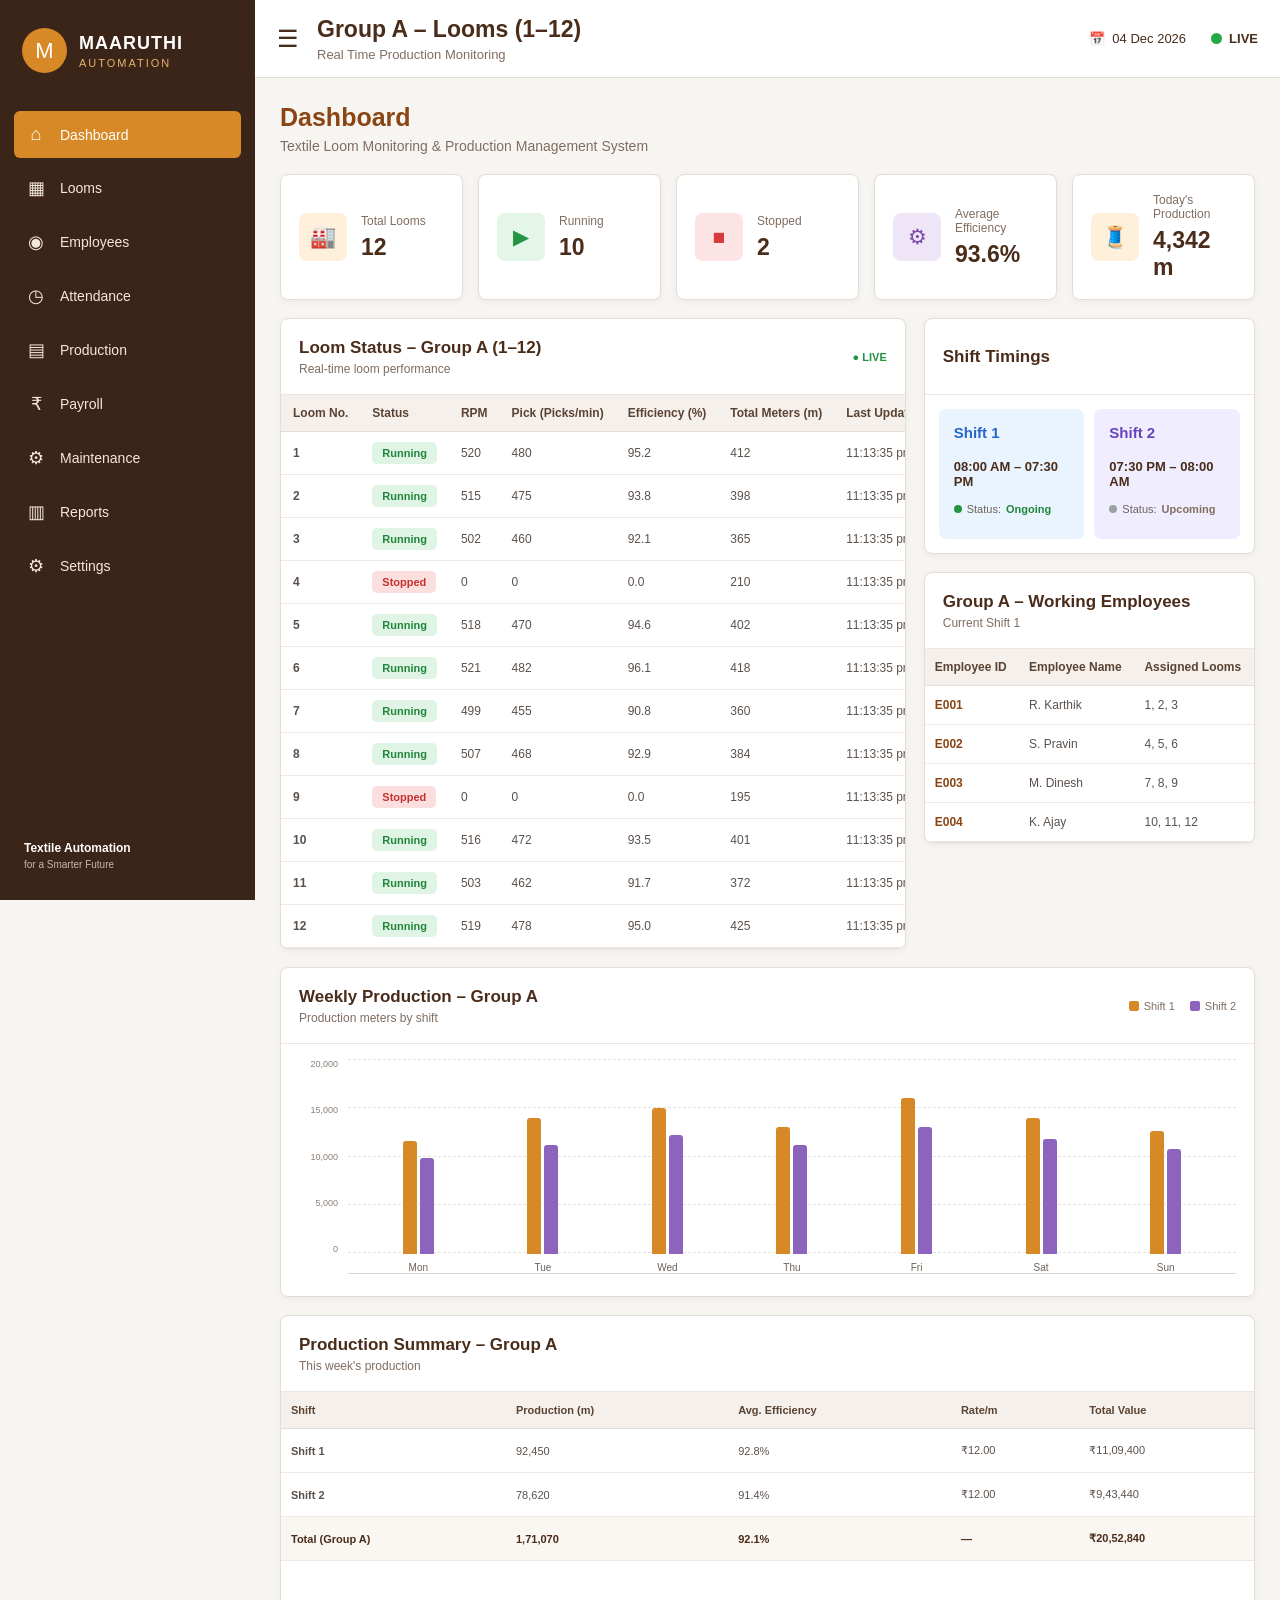
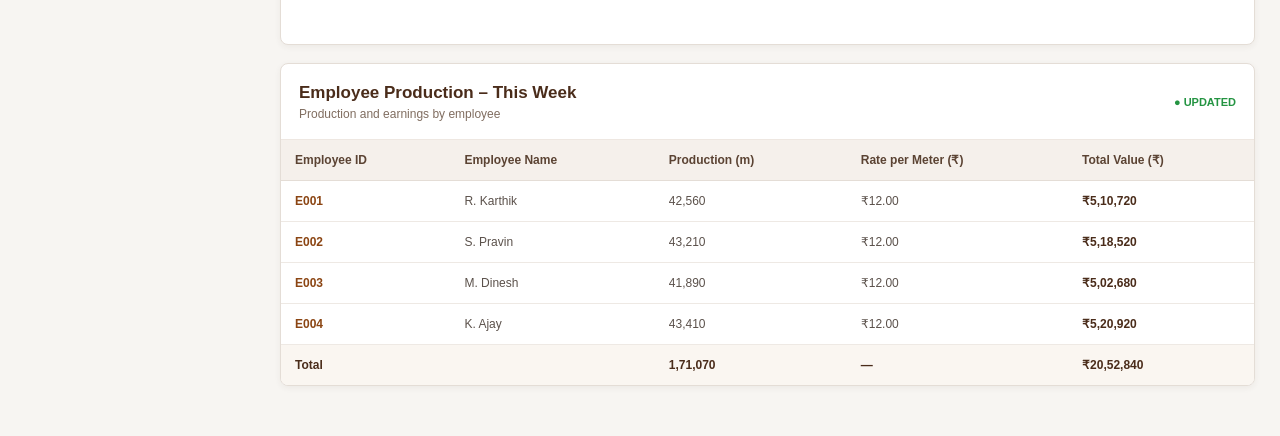
<file: index.html>
<!DOCTYPE html>
<html lang="en">

<head>

    <meta charset="UTF-8">

    <meta name="viewport" content="width=device-width, initial-scale=1.0">

    <title>Maaruthi Automation</title>

<link rel="stylesheet" href="./style.css">

</head>


<body>


    <!-- =====================================================
         SIDEBAR
         ===================================================== -->

    <aside class="sidebar">

        <div class="brand">

            <div class="brand-icon">
                M
            </div>

            <div>

                <h2>MAARUTHI</h2>

                <span>AUTOMATION</span>

            </div>

        </div>


        <nav class="navigation">


            <!-- Dashboard -->

            <a href="index.html" class="nav-link active">

                <span class="nav-icon">⌂</span>

                Dashboard

            </a>


            <!-- Looms -->

            <a href="looms.html" class="nav-link">

                <span class="nav-icon">▦</span>

                Looms

            </a>


            <!-- Employees -->

            <a href="employees.html" class="nav-link">

                <span class="nav-icon">◉</span>

                Employees

            </a>


            <!-- Attendance -->

            <a href="attendance.html" class="nav-link">

                <span class="nav-icon">◷</span>

                Attendance

            </a>


            <!-- Production -->

            <a href="production.html" class="nav-link">

                <span class="nav-icon">▤</span>

                Production

            </a>


            <!-- Payroll -->

            <a href="payroll.html" class="nav-link">

                <span class="nav-icon">₹</span>

                Payroll

            </a>


            <!-- Maintenance -->

            <a href="maintenance.html" class="nav-link">

                <span class="nav-icon">⚙</span>

                Maintenance

            </a>


            <!-- Reports -->

            <a href="reports.html" class="nav-link">

                <span class="nav-icon">▥</span>

                Reports

            </a>


            <!-- Settings -->

            <a href="settings.html" class="nav-link">

                <span class="nav-icon">⚙</span>

                Settings

            </a>


        </nav>


        <div class="sidebar-footer">

            <strong>
                Textile Automation
            </strong>

            <span>
                for a Smarter Future
            </span>

        </div>

    </aside>



    <!-- =====================================================
         MAIN CONTENT
         ===================================================== -->

    <main class="main-content">


        <!-- =================================================
             TOP HEADER
             ================================================= -->

        <header class="top-header">


            <div class="page-title">

                <div class="menu-icon">
                    ☰
                </div>


                <div>

                    <h1>
                        Group A – Looms (1–12)
                    </h1>

                    <p>
                        Real Time Production Monitoring
                    </p>

                </div>

            </div>



            <div class="header-right">


                <div class="date">

                    📅

                    <span>
                        04 Sep 2026
                    </span>

                </div>


                <div class="live-status">

                    <span class="live-dot"></span>

                    LIVE

                </div>


            </div>

        </header>



        <!-- =================================================
             DASHBOARD CONTENT
             ================================================= -->

        <section class="dashboard-content">


            <!-- =================================================
                 DASHBOARD HEADING
                 ================================================= -->

            <div class="dashboard-heading">

                <h2>
                    Dashboard
                </h2>

                <p>
                    Textile Loom Monitoring & Production Management System
                </p>

            </div>



            <!-- =================================================
                 KPI CARDS
                 ================================================= -->

            <div class="kpi-grid">


                <!-- Total Looms -->

                <div class="kpi-card">

                    <div class="kpi-icon orange">
                        🏭
                    </div>


                    <div class="kpi-info">

                        <span class="kpi-label">
                            Total Looms
                        </span>

                        <strong>
                            12
                        </strong>

                    </div>

                </div>



                <!-- Running -->

                <div class="kpi-card">

                    <div class="kpi-icon green">
                        ▶
                    </div>


                    <div class="kpi-info">

                        <span class="kpi-label">
                            Running
                        </span>

                        <strong>
                            10
                        </strong>

                    </div>

                </div>



                <!-- Stopped -->

                <div class="kpi-card">

                    <div class="kpi-icon red">
                        ■
                    </div>


                    <div class="kpi-info">

                        <span class="kpi-label">
                            Stopped
                        </span>

                        <strong>
                            2
                        </strong>

                    </div>

                </div>



                <!-- Average Efficiency -->

                <div class="kpi-card">

                    <div class="kpi-icon purple">
                        ⚙
                    </div>


                    <div class="kpi-info">

                        <span class="kpi-label">
                            Average Efficiency
                        </span>

                        <strong>
                            92.5%
                        </strong>

                    </div>

                </div>



                <!-- Today's Production -->

                <div class="kpi-card">

                    <div class="kpi-icon production">
                        🧵
                    </div>


                    <div class="kpi-info">

                        <span class="kpi-label">
                            Today's Production
                        </span>

                        <strong>
                            3,842 m
                        </strong>

                    </div>

                </div>


            </div>



            <!-- =================================================
                 MAIN DASHBOARD GRID
                 ================================================= -->

            <div class="dashboard-main-grid">


                <!-- =================================================
                     LOOM STATUS
                     ================================================= -->

                <div class="dashboard-panel loom-panel">


                    <div class="panel-header">


                        <div>

                            <h3>
                                Loom Status – Group A (1–12)
                            </h3>

                            <p>
                                Real-time loom performance
                            </p>

                        </div>


                        <span class="panel-live">
                            ● LIVE
                        </span>


                    </div>



                    <div class="table-container">


                        <table class="loom-table">


                            <thead>

                                <tr>

                                    <th>
                                        Loom No.
                                    </th>

                                    <th>
                                        Status
                                    </th>

                                    <th>
                                        RPM
                                    </th>

                                    <th>
                                        Pick (Picks/min)
                                    </th>

                                    <th>
                                        Efficiency (%)
                                    </th>

                                    <th>
                                        Total Meters (m)
                                    </th>

                                    <th>
                                        Last Update
                                    </th>

                                </tr>

                            </thead>


                            <tbody>

                                <!--
                                    JavaScript creates
                                    live loom rows here.
                                -->

                            </tbody>


                        </table>


                    </div>


                </div>



                <!-- =================================================
                     RIGHT DASHBOARD COLUMN
                     ================================================= -->

                <div class="right-dashboard-column">


                    <!-- =================================================
                         SHIFT TIMINGS
                         ================================================= -->

                    <div class="dashboard-panel shift-panel">


                        <div class="panel-header">

                            <h3>
                                Shift Timings
                            </h3>

                        </div>


                        <div class="shift-content">


                            <!-- Shift 1 -->

                            <div class="shift-card shift-one">


                                <div class="shift-title">
                                    Shift 1
                                </div>


                                <div class="shift-time">
                                    08:00 AM – 07:30 PM
                                </div>


                                <div class="shift-status">

                                    <span class="shift-dot green-dot"></span>

                                    Status:

                                    <strong>
                                        Ongoing
                                    </strong>

                                </div>


                            </div>



                            <!-- Shift 2 -->

                            <div class="shift-card shift-two">


                                <div class="shift-title">
                                    Shift 2
                                </div>


                                <div class="shift-time">
                                    07:30 PM – 08:00 AM
                                </div>


                                <div class="shift-status">

                                    <span class="shift-dot grey-dot"></span>

                                    Status:

                                    <strong>
                                        Upcoming
                                    </strong>

                                </div>


                            </div>


                        </div>


                    </div>



                    <!-- =================================================
                         WORKING EMPLOYEES
                         ================================================= -->

                    <div class="dashboard-panel employees-panel">


                        <div class="panel-header">


                            <div>

                                <h3>
                                    Group A – Working Employees
                                </h3>

                                <p>
                                    Current Shift 1
                                </p>

                            </div>


                        </div>



                        <div class="employee-table-container">


                            <table class="employee-table">


                                <thead>

                                    <tr>

                                        <th>
                                            Employee ID
                                        </th>

                                        <th>
                                            Employee Name
                                        </th>

                                        <th>
                                            Assigned Looms
                                        </th>

                                    </tr>

                                </thead>


                                <tbody>


                                    <tr>

                                        <td>
                                            E001
                                        </td>

                                        <td>
                                            R. Karthik
                                        </td>

                                        <td>
                                            1, 2, 3
                                        </td>

                                    </tr>


                                    <tr>

                                        <td>
                                            E002
                                        </td>

                                        <td>
                                            S. Pravin
                                        </td>

                                        <td>
                                            4, 5, 6
                                        </td>

                                    </tr>


                                    <tr>

                                        <td>
                                            E003
                                        </td>

                                        <td>
                                            M. Dinesh
                                        </td>

                                        <td>
                                            7, 8, 9
                                        </td>

                                    </tr>


                                    <tr>

                                        <td>
                                            E004
                                        </td>

                                        <td>
                                            K. Ajay
                                        </td>

                                        <td>
                                            10, 11, 12
                                        </td>

                                    </tr>


                                </tbody>


                            </table>


                        </div>


                    </div>


                </div>


            </div>



            <!-- =================================================
                 WEEKLY PRODUCTION
                 ================================================= -->

            <div class="bottom-grid">


                <!-- Weekly Production -->

                <div class="dashboard-panel weekly-panel">


                    <div class="panel-header">


                        <div>

                            <h3>
                                Weekly Production – Group A
                            </h3>

                            <p>
                                Production meters by shift
                            </p>

                        </div>


                        <div class="chart-legend">


                            <span>

                                <i class="legend-box shift1"></i>

                                Shift 1

                            </span>


                            <span>

                                <i class="legend-box shift2"></i>

                                Shift 2

                            </span>


                        </div>


                    </div>



                    <div class="chart-area">


                        <div class="y-axis">


                            <span>
                                20,000
                            </span>


                            <span>
                                15,000
                            </span>


                            <span>
                                10,000
                            </span>


                            <span>
                                5,000
                            </span>


                            <span>
                                0
                            </span>


                        </div>



                        <div class="bar-chart">


                            <div class="grid-lines">

                                <span></span>
                                <span></span>
                                <span></span>
                                <span></span>
                                <span></span>

                            </div>



                            <!-- Monday -->

                            <div class="bar-group">

                                <div class="bars">

                                    <div
                                        class="bar shift1"
                                        style="height:58%;">
                                    </div>

                                    <div
                                        class="bar shift2"
                                        style="height:49%;">
                                    </div>

                                </div>

                                <span>
                                    Mon
                                </span>

                            </div>



                            <!-- Tuesday -->

                            <div class="bar-group">

                                <div class="bars">

                                    <div
                                        class="bar shift1"
                                        style="height:70%;">
                                    </div>

                                    <div
                                        class="bar shift2"
                                        style="height:56%;">
                                    </div>

                                </div>

                                <span>
                                    Tue
                                </span>

                            </div>



                            <!-- Wednesday -->

                            <div class="bar-group">

                                <div class="bars">

                                    <div
                                        class="bar shift1"
                                        style="height:75%;">
                                    </div>

                                    <div
                                        class="bar shift2"
                                        style="height:61%;">
                                    </div>

                                </div>

                                <span>
                                    Wed
                                </span>

                            </div>



                            <!-- Thursday -->

                            <div class="bar-group">

                                <div class="bars">

                                    <div
                                        class="bar shift1"
                                        style="height:65%;">
                                    </div>

                                    <div
                                        class="bar shift2"
                                        style="height:56%;">
                                    </div>

                                </div>

                                <span>
                                    Thu
                                </span>

                            </div>



                            <!-- Friday -->

                            <div class="bar-group">

                                <div class="bars">

                                    <div
                                        class="bar shift1"
                                        style="height:80%;">
                                    </div>

                                    <div
                                        class="bar shift2"
                                        style="height:65%;">
                                    </div>

                                </div>

                                <span>
                                    Fri
                                </span>

                            </div>



                            <!-- Saturday -->

                            <div class="bar-group">

                                <div class="bars">

                                    <div
                                        class="bar shift1"
                                        style="height:70%;">
                                    </div>

                                    <div
                                        class="bar shift2"
                                        style="height:59%;">
                                    </div>

                                </div>

                                <span>
                                    Sat
                                </span>

                            </div>



                            <!-- Sunday -->

                            <div class="bar-group">

                                <div class="bars">

                                    <div
                                        class="bar shift1"
                                        style="height:63%;">
                                    </div>

                                    <div
                                        class="bar shift2"
                                        style="height:54%;">
                                    </div>

                                </div>

                                <span>
                                    Sun
                                </span>

                            </div>


                        </div>


                    </div>


                </div>



                <!-- =================================================
                     PRODUCTION SUMMARY
                     ================================================= -->

                <div class="dashboard-panel summary-panel">


                    <div class="panel-header">


                        <div>

                            <h3>
                                Production Summary – Group A
                            </h3>

                            <p>
                                This week's production
                            </p>

                        </div>


                    </div>



                    <div class="summary-table-container">


                        <table class="summary-table">


                            <thead>

                                <tr>

                                    <th>
                                        Shift
                                    </th>

                                    <th>
                                        Production (m)
                                    </th>

                                    <th>
                                        Avg. Efficiency
                                    </th>

                                    <th>
                                        Rate/m
                                    </th>

                                    <th>
                                        Total Value
                                    </th>

                                </tr>

                            </thead>


                            <tbody>


                                <!-- Shift 1 -->

                                <tr>

                                    <td>

                                        <strong>
                                            Shift 1
                                        </strong>

                                    </td>

                                    <td>
                                        92,450
                                    </td>

                                    <td>
                                        92.8%
                                    </td>

                                    <td>
                                        ₹12.00
                                    </td>

                                    <td>
                                        ₹11,09,400
                                    </td>

                                </tr>



                                <!-- Shift 2 -->

                                <tr>

                                    <td>

                                        <strong>
                                            Shift 2
                                        </strong>

                                    </td>

                                    <td>
                                        78,620
                                    </td>

                                    <td>
                                        91.4%
                                    </td>

                                    <td>
                                        ₹12.00
                                    </td>

                                    <td>
                                        ₹9,43,440
                                    </td>

                                </tr>



                                <!-- Total -->

                                <tr class="total-row">

                                    <td>
                                        Total (Group A)
                                    </td>

                                    <td>
                                        1,71,070
                                    </td>

                                    <td>
                                        92.1%
                                    </td>

                                    <td>
                                        —
                                    </td>

                                    <td>
                                        ₹20,52,840
                                    </td>

                                </tr>


                            </tbody>


                        </table>


                    </div>


                </div>


            </div>



            <!-- =================================================
                 EMPLOYEE PRODUCTION
                 ================================================= -->

            <div class="dashboard-panel employee-production-panel">


                <div class="panel-header">


                    <div>

                        <h3>
                            Employee Production – This Week
                        </h3>

                        <p>
                            Production and earnings by employee
                        </p>

                    </div>


                    <span class="panel-live">
                        ● UPDATED
                    </span>


                </div>



                <div class="employee-production-container">


                    <table class="employee-production-table">


                        <thead>

                            <tr>

                                <th>
                                    Employee ID
                                </th>

                                <th>
                                    Employee Name
                                </th>

                                <th>
                                    Production (m)
                                </th>

                                <th>
                                    Rate per Meter (₹)
                                </th>

                                <th>
                                    Total Value (₹)
                                </th>

                            </tr>

                        </thead>


                        <tbody>


                            <tr>

                                <td>
                                    E001
                                </td>

                                <td>
                                    R. Karthik
                                </td>

                                <td>
                                    42,560
                                </td>

                                <td>
                                    ₹12.00
                                </td>

                                <td>
                                    ₹5,10,720
                                </td>

                            </tr>


                            <tr>

                                <td>
                                    E002
                                </td>

                                <td>
                                    S. Pravin
                                </td>

                                <td>
                                    43,210
                                </td>

                                <td>
                                    ₹12.00
                                </td>

                                <td>
                                    ₹5,18,520
                                </td>

                            </tr>


                            <tr>

                                <td>
                                    E003
                                </td>

                                <td>
                                    M. Dinesh
                                </td>

                                <td>
                                    41,890
                                </td>

                                <td>
                                    ₹12.00
                                </td>

                                <td>
                                    ₹5,02,680
                                </td>

                            </tr>


                            <tr>

                                <td>
                                    E004
                                </td>

                                <td>
                                    K. Ajay
                                </td>

                                <td>
                                    43,410
                                </td>

                                <td>
                                    ₹12.00
                                </td>

                                <td>
                                    ₹5,20,920
                                </td>

                            </tr>


                            <tr class="employee-total-row">

                                <td colspan="2">
                                    Total
                                </td>

                                <td>
                                    1,71,070
                                </td>

                                <td>
                                    —
                                </td>

                                <td>
                                    ₹20,52,840
                                </td>

                            </tr>


                        </tbody>


                    </table>


                </div>


            </div>


        </section>


    </main>



    <!-- =====================================================
         JAVASCRIPT
         ===================================================== -->

    <script src="./dashboard.js"></script>


</body>

</html>
</file>
<file: style.css>
/* =========================================================
   MAARUTHI AUTOMATION
   TEXTILE LOOM MANAGEMENT DASHBOARD
   ========================================================= */


/* =========================================================
   RESET
   ========================================================= */

* {
    margin: 0;
    padding: 0;
    box-sizing: border-box;
}


body {
    font-family: Arial, Helvetica, sans-serif;
    background: #f7f5f2;
    color: #4a2c1a;
}


/* =========================================================
   SIDEBAR
   ========================================================= */

.sidebar {
    position: fixed;
    left: 0;
    top: 0;
    width: 255px;
    height: 100vh;
    background: #3b2418;
    color: white;
    padding: 20px 14px;
    display: flex;
    flex-direction: column;
    z-index: 10;
}


/* =========================================================
   BRAND
   ========================================================= */

.brand {
    display: flex;
    align-items: center;
    gap: 12px;
    padding: 8px;
    margin-bottom: 30px;
}


.brand-icon {
    width: 45px;
    height: 45px;
    border-radius: 50%;
    background: #d88927;
    display: flex;
    align-items: center;
    justify-content: center;
    font-size: 22px;
}


.brand h2 {
    font-size: 18px;
    letter-spacing: 1px;
}


.brand span {
    display: block;
    margin-top: 3px;
    font-size: 11px;
    color: #e7b36b;
    letter-spacing: 2px;
}


/* =========================================================
   NAVIGATION
   ========================================================= */

.navigation {
    display: flex;
    flex-direction: column;
    gap: 6px;
}


.nav-link {
    display: flex;
    align-items: center;
    gap: 14px;
    padding: 13px 12px;
    border-radius: 6px;
    color: #f4e8dd;
    text-decoration: none;
    font-size: 14px;
    transition: 0.2s;
}


.nav-link span {
    width: 20px;
    text-align: center;
    font-size: 18px;
}


.nav-link:hover {
    background: #563522;
}


.nav-link.active {
    background: #d88927;
    color: white;
}


/* =========================================================
   SIDEBAR FOOTER
   ========================================================= */

.sidebar-footer {
    margin-top: auto;
    padding: 10px;
    display: flex;
    flex-direction: column;
    gap: 4px;
}


.sidebar-footer strong {
    font-size: 12px;
}


.sidebar-footer span {
    font-size: 10px;
    color: #cdb8a8;
}


/* =========================================================
   MAIN CONTENT
   ========================================================= */

.main-content {
    margin-left: 255px;
    min-height: 100vh;
}


/* =========================================================
   TOP HEADER
   ========================================================= */

.top-header {
    height: 78px;
    background: white;
    border-bottom: 1px solid #e3ddd7;
    padding: 0 22px;
    display: flex;
    align-items: center;
    justify-content: space-between;
}


.page-title {
    display: flex;
    align-items: center;
    gap: 18px;
}


.menu-icon {
    font-size: 24px;
    color: #4a2c1a;
}


.page-title h1 {
    font-size: 23px;
    color: #4a2c1a;
}


.page-title p {
    margin-top: 4px;
    font-size: 13px;
    color: #806d60;
}


/* =========================================================
   HEADER RIGHT
   ========================================================= */

.header-right {
    display: flex;
    align-items: center;
    gap: 25px;
    font-size: 13px;
}


.date {
    display: flex;
    align-items: center;
    gap: 7px;
}


.live-status {
    display: flex;
    align-items: center;
    gap: 7px;
    font-weight: bold;
}


.live-dot {
    width: 11px;
    height: 11px;
    border-radius: 50%;
    background: #27a745;
}


/* =========================================================
   DASHBOARD CONTENT
   ========================================================= */

.dashboard-content {
    padding: 25px;
}


.dashboard-heading {
    margin-bottom: 20px;
}


.dashboard-heading h2 {
    color: #8b4513;
    font-size: 25px;
}


.dashboard-heading p {
    margin-top: 6px;
    color: #806d60;
    font-size: 14px;
}


/* =========================================================
   KPI GRID
   ========================================================= */

.kpi-grid {
    display: grid;
    grid-template-columns: repeat(5, 1fr);
    gap: 15px;
}


.kpi-card {
    background: white;
    border: 1px solid #e4ddd6;
    border-radius: 8px;
    padding: 18px;
    min-height: 95px;
    display: flex;
    align-items: center;
    gap: 14px;
    box-shadow: 0 2px 6px rgba(70, 45, 30, 0.06);
    transition: transform 0.2s, box-shadow 0.2s;
}


.kpi-card:hover {
    transform: translateY(-2px);
    box-shadow: 0 5px 12px rgba(70, 45, 30, 0.10);
}


.kpi-icon {
    width: 48px;
    height: 48px;
    border-radius: 8px;
    display: flex;
    align-items: center;
    justify-content: center;
    font-size: 21px;
    flex-shrink: 0;
}


.kpi-icon.orange {
    background: #fff0dc;
    color: #d88927;
}


.kpi-icon.green {
    background: #e3f6e8;
    color: #249442;
}


.kpi-icon.red {
    background: #fde4e4;
    color: #d83a3a;
}


.kpi-icon.purple {
    background: #eee5f7;
    color: #7b4aa8;
}


.kpi-icon.production {
    background: #fff0dc;
    color: #c87517;
}


.kpi-info {
    display: flex;
    flex-direction: column;
    gap: 6px;
}


.kpi-label {
    color: #806d60;
    font-size: 12px;
}


.kpi-info strong {
    color: #4a2c1a;
    font-size: 23px;
}


/* =========================================================
   MAIN DASHBOARD GRID
   ========================================================= */

.dashboard-main-grid {
    display: grid;
    grid-template-columns: minmax(0, 2fr) minmax(330px, 0.9fr);
    gap: 18px;
    margin-top: 18px;
    align-items: start;
}


.right-dashboard-column {
    display: flex;
    flex-direction: column;
    gap: 18px;
}


/* =========================================================
   GENERAL PANEL
   ========================================================= */

.dashboard-panel {
    background: white;
    border: 1px solid #e4ddd6;
    border-radius: 8px;
    box-shadow: 0 2px 6px rgba(70, 45, 30, 0.06);
    overflow: hidden;
}


.panel-header {
    min-height: 76px;
    padding: 16px 18px;
    border-bottom: 1px solid #eee7e1;
    display: flex;
    align-items: center;
    justify-content: space-between;
}


.panel-header h3 {
    font-size: 17px;
    color: #4a2c1a;
}


.panel-header p {
    margin-top: 4px;
    font-size: 12px;
    color: #806d60;
}


.panel-live {
    font-size: 11px;
    font-weight: bold;
    color: #249442;
}


/* =========================================================
   LOOM TABLE
   ========================================================= */

.table-container {
    width: 100%;
    overflow-x: auto;
}


.loom-table {
    width: 100%;
    border-collapse: collapse;
    font-size: 12px;
}


.loom-table th {
    background: #f5f0eb;
    color: #5b4333;
    font-weight: bold;
    text-align: left;
    padding: 11px 12px;
    border-bottom: 1px solid #e4ddd6;
    white-space: nowrap;
}


.loom-table td {
    padding: 10px 12px;
    border-bottom: 1px solid #eee9e4;
    color: #5b514b;
    white-space: nowrap;
}


.loom-table tbody tr:hover {
    background: #fff9f2;
}


/* =========================================================
   STATUS BADGES
   ========================================================= */

.status {
    display: inline-block;
    padding: 5px 10px;
    border-radius: 5px;
    font-size: 11px;
    font-weight: bold;
}


.status.running {
    background: #dff4e4;
    color: #21863b;
}


.status.stopped {
    background: #fbdede;
    color: #c72f2f;
}


/* =========================================================
   SHIFT
   ========================================================= */

.shift-content {
    padding: 14px;
    display: grid;
    grid-template-columns: 1fr 1fr;
    gap: 10px;
}


.shift-card {
    padding: 15px;
    border-radius: 7px;
    min-height: 130px;
}


.shift-one {
    background: #e9f4ff;
}


.shift-two {
    background: #f0edff;
}


.shift-title {
    font-size: 15px;
    font-weight: bold;
    margin-bottom: 18px;
}


.shift-one .shift-title {
    color: #2866c7;
}


.shift-two .shift-title {
    color: #6743bd;
}


.shift-time {
    font-size: 13px;
    font-weight: bold;
    color: #4a2c1a;
    margin-bottom: 14px;
}


.shift-status {
    font-size: 11px;
    color: #6d625b;
    display: flex;
    align-items: center;
    gap: 5px;
}


.shift-status strong {
    color: #21863b;
}


.shift-two .shift-status strong {
    color: #806d60;
}


.shift-dot {
    width: 8px;
    height: 8px;
    border-radius: 50%;
    display: inline-block;
}


.green-dot {
    background: #249442;
}


.grey-dot {
    background: #9aa0a6;
}


/* =========================================================
   EMPLOYEE TABLE
   ========================================================= */

.employee-table-container {
    width: 100%;
    overflow-x: auto;
}


.employee-table {
    width: 100%;
    border-collapse: collapse;
    font-size: 12px;
}


.employee-table th {
    background: #f5f0eb;
    color: #5b4333;
    text-align: left;
    padding: 11px 10px;
    border-bottom: 1px solid #e4ddd6;
    white-space: nowrap;
}


.employee-table td {
    padding: 12px 10px;
    color: #5b514b;
    border-bottom: 1px solid #eee9e4;
    white-space: nowrap;
}


.employee-table tbody tr:hover {
    background: #fff9f2;
}


.employee-table td:first-child {
    font-weight: bold;
    color: #8b4513;
}


/* =========================================================
   BOTTOM GRID
   ========================================================= */

.bottom-grid {
    display: grid;
    grid-template-columns: minmax(0, 1.35fr) minmax(420px, 1fr);
    gap: 18px;
    margin-top: 18px;
}


/* =========================================================
   WEEKLY CHART
   ========================================================= */

.weekly-panel {
    min-height: 330px;
}


.chart-legend {
    display: flex;
    gap: 15px;
    font-size: 11px;
    color: #806d60;
}


.chart-legend span {
    display: flex;
    align-items: center;
    gap: 5px;
}


.legend-box {
    display: inline-block;
    width: 10px;
    height: 10px;
    border-radius: 2px;
}


.legend-box.shift1 {
    background: #d88927;
}


.legend-box.shift2 {
    background: #8c63bd;
}


/* =========================================================
   CHART AREA
   ========================================================= */

.chart-area {
    height: 245px;
    display: flex;
    padding: 15px 18px 12px 12px;
}


.y-axis {
    width: 55px;
    height: 195px;
    display: flex;
    flex-direction: column;
    justify-content: space-between;
    align-items: flex-end;
    padding-right: 10px;
    font-size: 9px;
    color: #8b7d72;
}


.bar-chart {
    position: relative;
    flex: 1;
    height: 215px;
    display: flex;
    justify-content: space-around;
    align-items: flex-end;
    border-bottom: 1px solid #dcd4cd;
    padding: 0 8px;
}


.grid-lines {
    position: absolute;
    left: 0;
    right: 0;
    top: 0;
    bottom: 20px;
    display: flex;
    flex-direction: column;
    justify-content: space-between;
    pointer-events: none;
}


.grid-lines span {
    width: 100%;
    border-top: 1px dashed #e6e0da;
}


.bar-group {
    height: 100%;
    width: 12%;
    display: flex;
    flex-direction: column;
    justify-content: flex-end;
    align-items: center;
    position: relative;
    z-index: 2;
}


.bars {
    height: 195px;
    display: flex;
    align-items: flex-end;
    justify-content: center;
    gap: 3px;
}


.bar {
    width: 14px;
    min-height: 3px;
    border-radius: 3px 3px 0 0;
    transition: 0.2s;
    position: relative;
}


.bar:hover {
    opacity: 0.75;
    transform: translateY(-2px);
}


.bar.shift1 {
    background: #d88927;
}


.bar.shift2 {
    background: #8c63bd;
}


.bar-group > span {
    margin-top: 8px;
    font-size: 10px;
    color: #6d625b;
}


/* =========================================================
   PRODUCTION SUMMARY
   ========================================================= */

.summary-panel {
    min-height: 330px;
}


.summary-table-container {
    overflow-x: auto;
}


.summary-table {
    width: 100%;
    border-collapse: collapse;
    font-size: 11px;
}


.summary-table th {
    background: #f5f0eb;
    color: #5b4333;
    text-align: left;
    padding: 12px 10px;
    border-bottom: 1px solid #e4ddd6;
    white-space: nowrap;
}


.summary-table td {
    padding: 15px 10px;
    border-bottom: 1px solid #eee9e4;
    color: #5b514b;
    white-space: nowrap;
}


.summary-table tbody tr:hover {
    background: #fff9f2;
}


.summary-table .total-row {
    background: #faf6f1;
}


.summary-table .total-row td {
    font-weight: bold;
    color: #4a2c1a;
}


/* =========================================================
   EMPLOYEE PRODUCTION
   ========================================================= */

.employee-production-panel {
    margin-top: 18px;
    margin-bottom: 25px;
}


.employee-production-container {
    width: 100%;
    overflow-x: auto;
}


.employee-production-table {
    width: 100%;
    border-collapse: collapse;
    font-size: 12px;
}


.employee-production-table th {
    background: #f5f0eb;
    color: #5b4333;
    text-align: left;
    padding: 13px 14px;
    border-bottom: 1px solid #e4ddd6;
    white-space: nowrap;
}


.employee-production-table td {
    padding: 13px 14px;
    color: #5b514b;
    border-bottom: 1px solid #eee9e4;
    white-space: nowrap;
}


.employee-production-table tbody tr:hover {
    background: #fff9f2;
}


.employee-production-table td:first-child {
    font-weight: bold;
    color: #8b4513;
}


.employee-production-table td:last-child {
    font-weight: bold;
    color: #4a2c1a;
}


.employee-total-row {
    background: #faf6f1;
}


.employee-total-row td {
    font-weight: bold;
    color: #4a2c1a !important;
    border-bottom: none;
}


/* =========================================================
   RESPONSIVE
   ========================================================= */

@media (max-width: 1350px) {

    .dashboard-main-grid {
        grid-template-columns: minmax(0, 1.7fr) minmax(300px, 0.9fr);
    }

    .bottom-grid {
        grid-template-columns: 1fr;
    }

}


@media (max-width: 1100px) {

    .kpi-grid {
        grid-template-columns: repeat(3, 1fr);
    }

    .dashboard-main-grid {
        grid-template-columns: 1fr;
    }

    .right-dashboard-column {
        display: grid;
        grid-template-columns: 1fr 1fr;
    }

}


@media (max-width: 800px) {

    .sidebar {
        width: 70px;
    }

    .brand h2,
    .brand span {
        display: none;
    }

    .nav-link {
        justify-content: center;
    }

    .nav-link:not(.active) {
        font-size: 0;
    }

    .nav-link:not(.active) span {
        font-size: 18px;
    }

    .main-content {
        margin-left: 70px;
    }

    .header-right {
        display: none;
    }

    .kpi-grid {
        grid-template-columns: repeat(2, 1fr);
    }

    .right-dashboard-column {
        display: flex;
        flex-direction: column;
    }

    .shift-content {
        grid-template-columns: 1fr 1fr;
    }

}


@media (max-width: 550px) {

    .dashboard-content {
        padding: 15px;
    }

    .kpi-grid {
        grid-template-columns: 1fr;
    }

    .page-title h1 {
        font-size: 17px;
    }

    .page-title p {
        font-size: 11px;
    }

    .shift-content {
        grid-template-columns: 1fr;
    }

    .chart-legend {
        display: none;
    }

    .bottom-grid {
        grid-template-columns: 1fr;
    }

}
</file>
